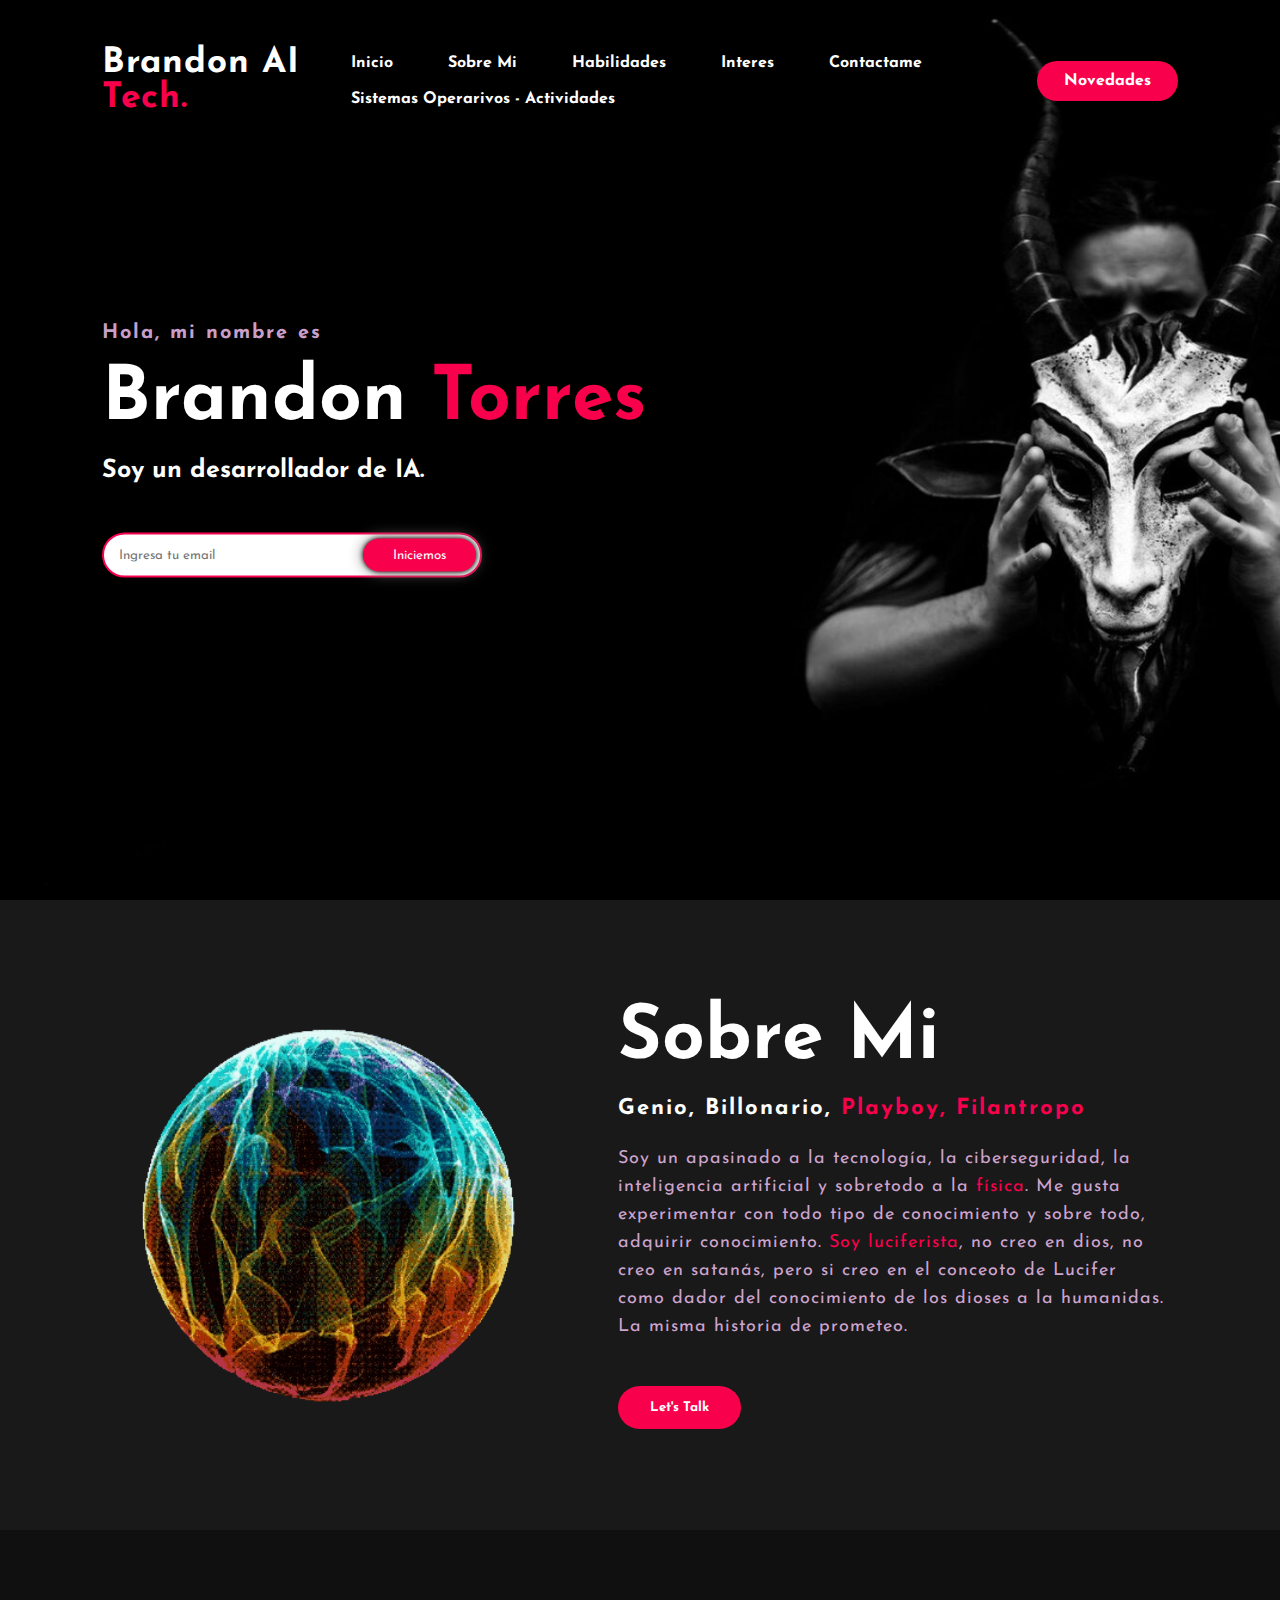
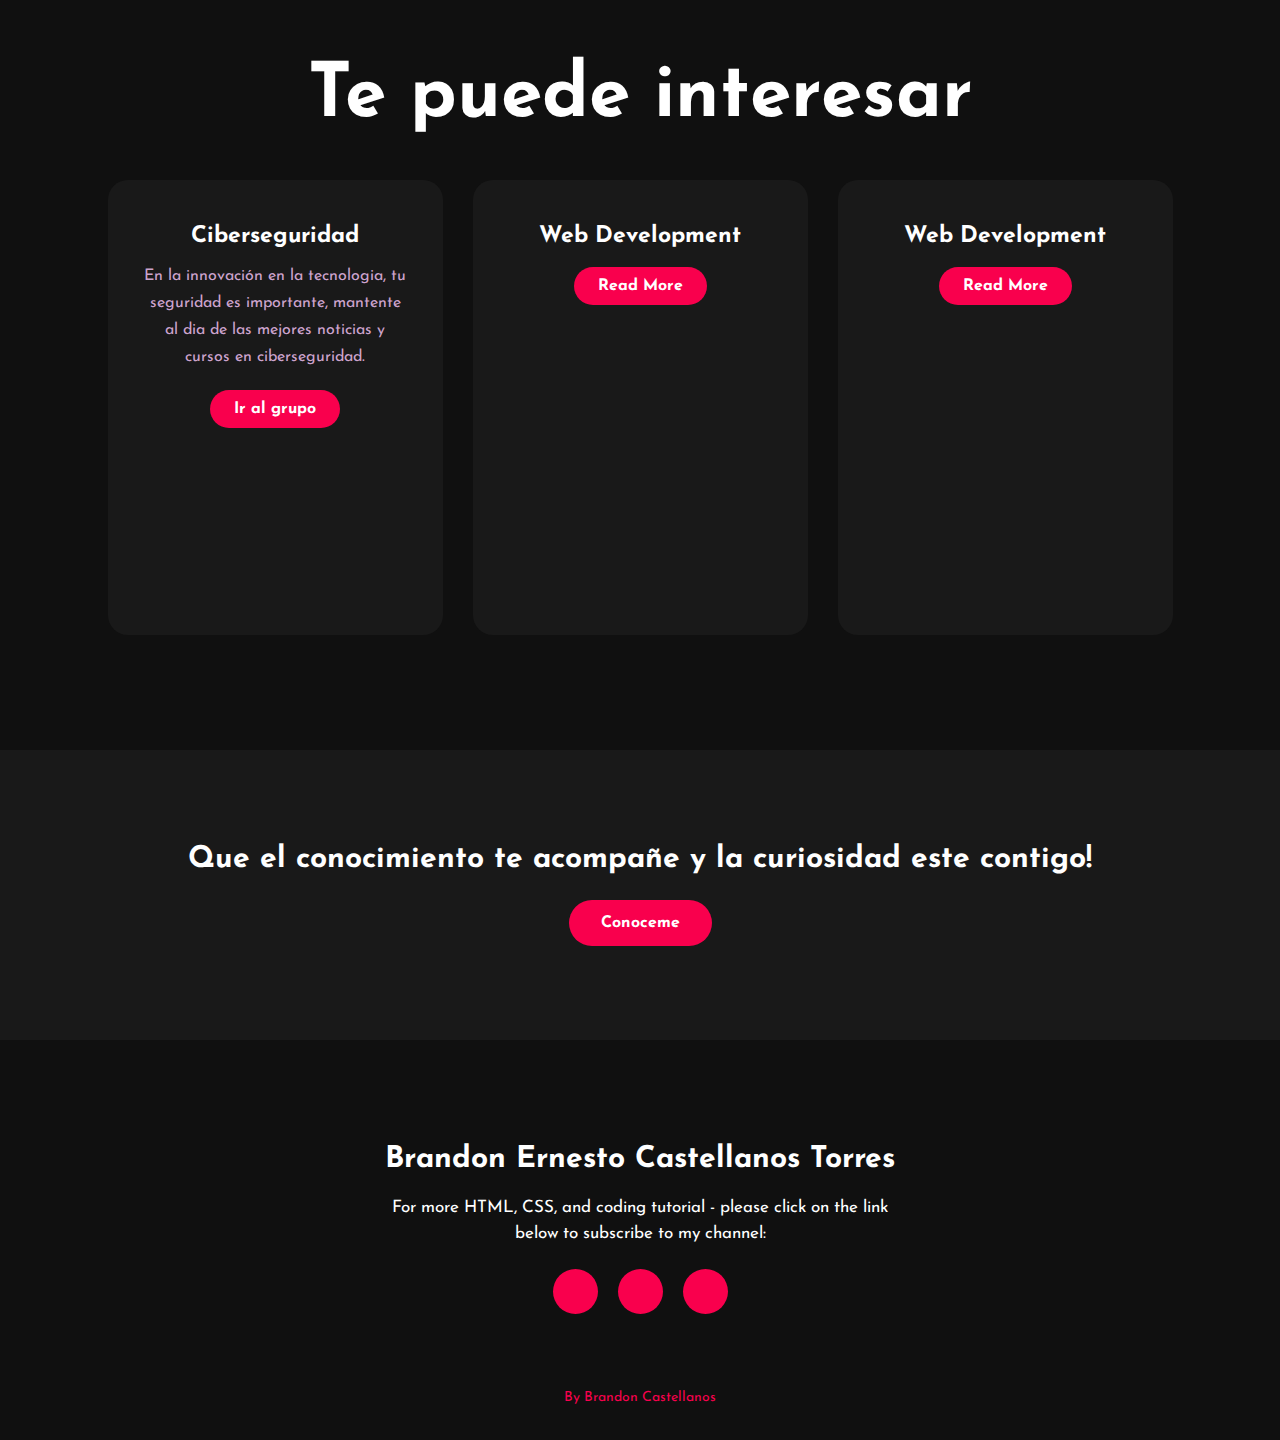
<file: index.html>
<!DOCTYPE html>
<html>
<head>
	<title>Website</title>
	<link rel="stylesheet" type="text/css" href="css/style.css">

	<link rel="preconnect" href="https://fonts.gstatic.com">
  <link href="https://fonts.googleapis.com/css2?family=Josefin+Sans:ital,wght@0,100;0,200;0,300;0,400;0,500;0,600;0,700;1,100;1,200;1,300;1,400;1,500;1,600;1,700&display=swap" rel="stylesheet">

  <link rel="stylesheet" href="https://cdnjs.cloudflare.com/ajax/libs/font-awesome/5.15.3/css/all.min.css" integrity="sha512-iBBXm8fW90+nuLcSKlbmrPcLa0OT92xO1BIsZ+ywDWZCvqsWgccV3gFoRBv0z+8dLJgyAHIhR35VZc2oM/gI1w==" crossorigin="anonymous" referrerpolicy="no-referrer" />

</head>
<body>
	<!----hero Section start---->

	<div class="hero">
		<nav>
			<h2 class="logo">Brandon AI<span> Tech.</span></h2>
			<ul>
				<li><a href="#">Inicio</a></li>
				<li><a href="#">Sobre mi</a></li>
				<li><a href="#">Habilidades</a></li>
				<li><a href="#">Interes</a></li>
				<li><a href="#">Contactame</a></li>
				<li><a href="sistemasoperativos.html">Sistemas Operarivos - Actividades</a></li>
			</ul>
			<a href="crudserver.php" class="btn">Novedades</a>
		</nav>

		<div class="content">
			<h4>Hola, mi nombre es</h4>
			<h1>Brandon <span>Torres</span></h1>
			<h3>Soy un desarrollador de IA.</h3>
			<div class="newslatter">
				<form>
					<input type="email" name="email" id="mail" placeholder="Ingresa tu email">
					<input type="submit" name="submit" value="Iniciemos">
				</form>
			</div>
		</div>
	</div>

	<!----About section start---->
	<section class="about">
		<div class="main">
			<img src="img/plasmaball.gif">
			<div class="about-text">
				<h2>Sobre Mi</h2>
				<h5>Genio, Billonario,  <span>Playboy, Filantropo</span></h5>
				<p>Soy un apasinado a la tecnología, la ciberseguridad, la inteligencia artificial y 
					sobretodo a la <span>física</span>. Me gusta experimentar con todo tipo de conocimiento
					y sobre todo, adquirir conocimiento.
					<span>Soy luciferista</span>, no creo en dios, no creo en satanás, pero si creo en el conceoto
					de Lucifer como dador del conocimiento de los dioses a la humanidas. La misma historia de prometeo.
				</p>
				<button type="button">Let's Talk</button>
			</div>
		</div>
	</section>

	<!-----service section start----------->
	<div class="service">
		<div class="title">
			<h2>Te puede interesar</h2>
		</div>

		<div class="box">
			<div class="card">
				<i class="fas fa-bars"></i>
				<h5>Ciberseguridad</h5>
				<div class="pra">
					<p>En la innovación en la tecnologia, tu seguridad es importante, mantente al dia de las mejores noticias y cursos en ciberseguridad.</p>
					<p style="text-align: center;">
						<a class="button" href="https://www.facebook.com/groups/940421102652626">Ir al grupo</a>
					</p>
				</div>
			</div>

			<div class="card">
				<i class="far fa-user"></i>
				<h5>Web Development</h5>
				<div class="pra">
					<p><p style="text-align: center;">
						<a class="button" href="#">Read More</a>
					</p>
				</div>
			</div>

			<div class="card">
				<i class="far fa-bell"></i>
				<h5>Web Development</h5>
				<div class="pra">
					<p><p style="text-align: center;">
						<a class="button" href="#">Read More</a>
					</p>
				</div>
			</div>
		</div>
	</div>

	<!------Contact Me------>
	<div class="contact-me">
		<p>Que el conocimiento te acompañe y la curiosidad este contigo!</p>
		<a class="button-two" href="#">Conoceme</a>
	</div>

	<!------footer start--------->
	<footer>
		<p>Brandon Ernesto Castellanos Torres</p>
		<p>For more HTML, CSS, and coding tutorial - please click on the link below to subscribe to my channel:</p>
		<div class="social">
			<a href="https://www.facebook.com/groups/940421102652626"><i class="fab fa-facebook-f"></i></a>
			<a href="#"><i class="fab fa-instagram"></i></a>
			<a href="https://github.com/BrandonCasT"><i class="fa-brands fa-github"></i></a>
		</div>
		<p class="end">By Brandon Castellanos</p>
	</footer>
</body>
</html>
</file>
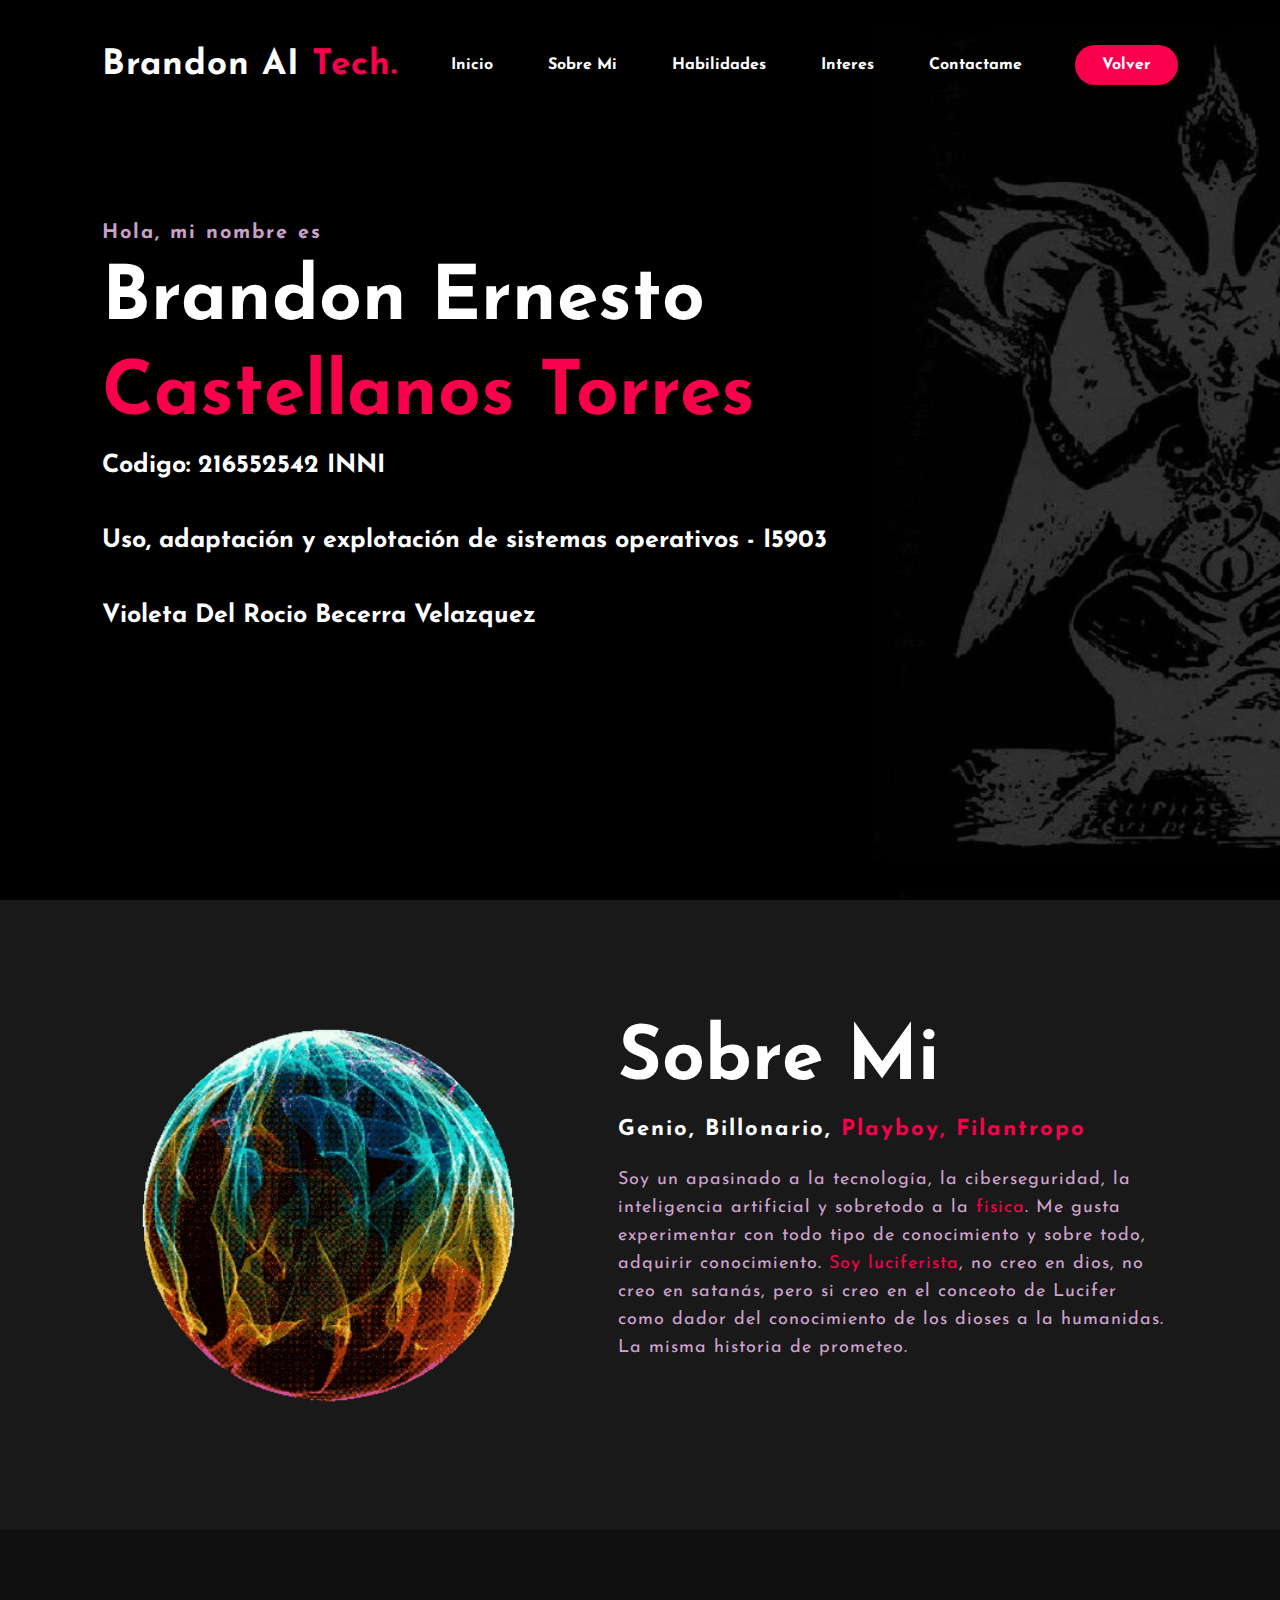
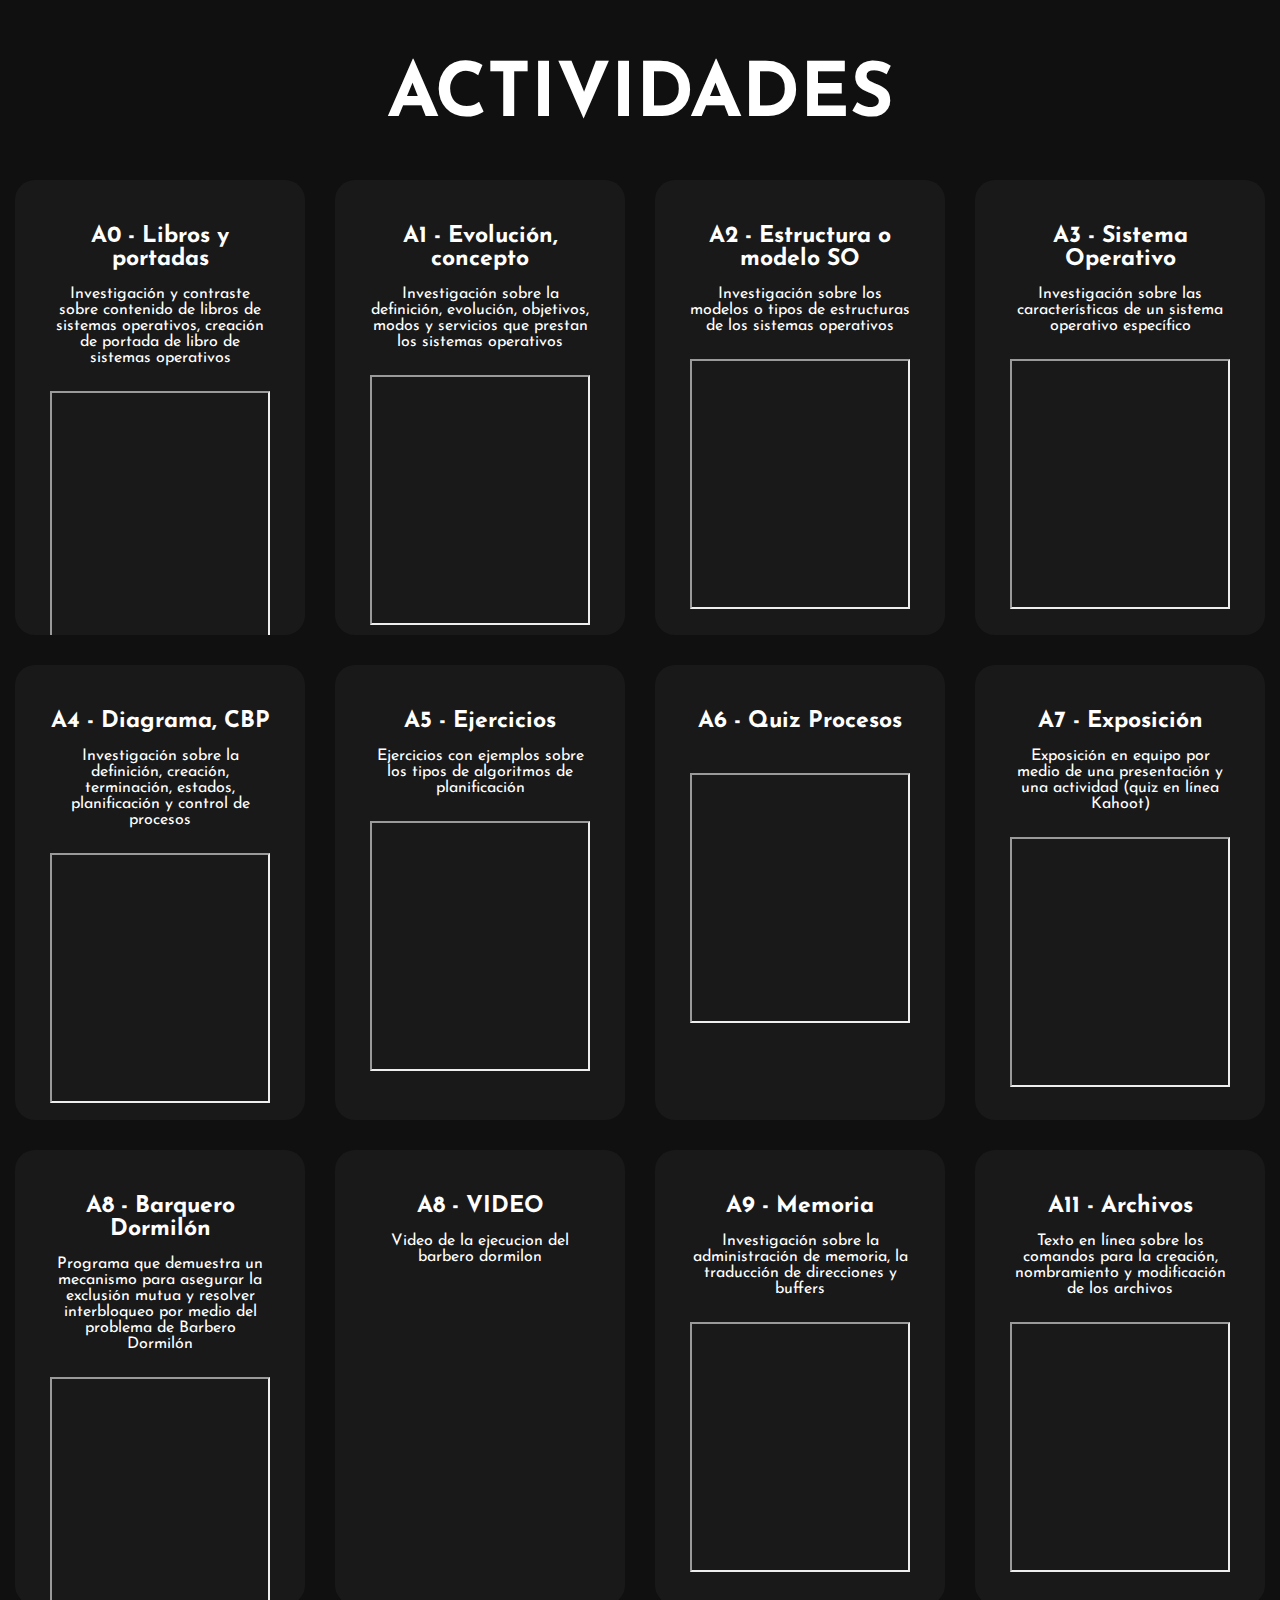
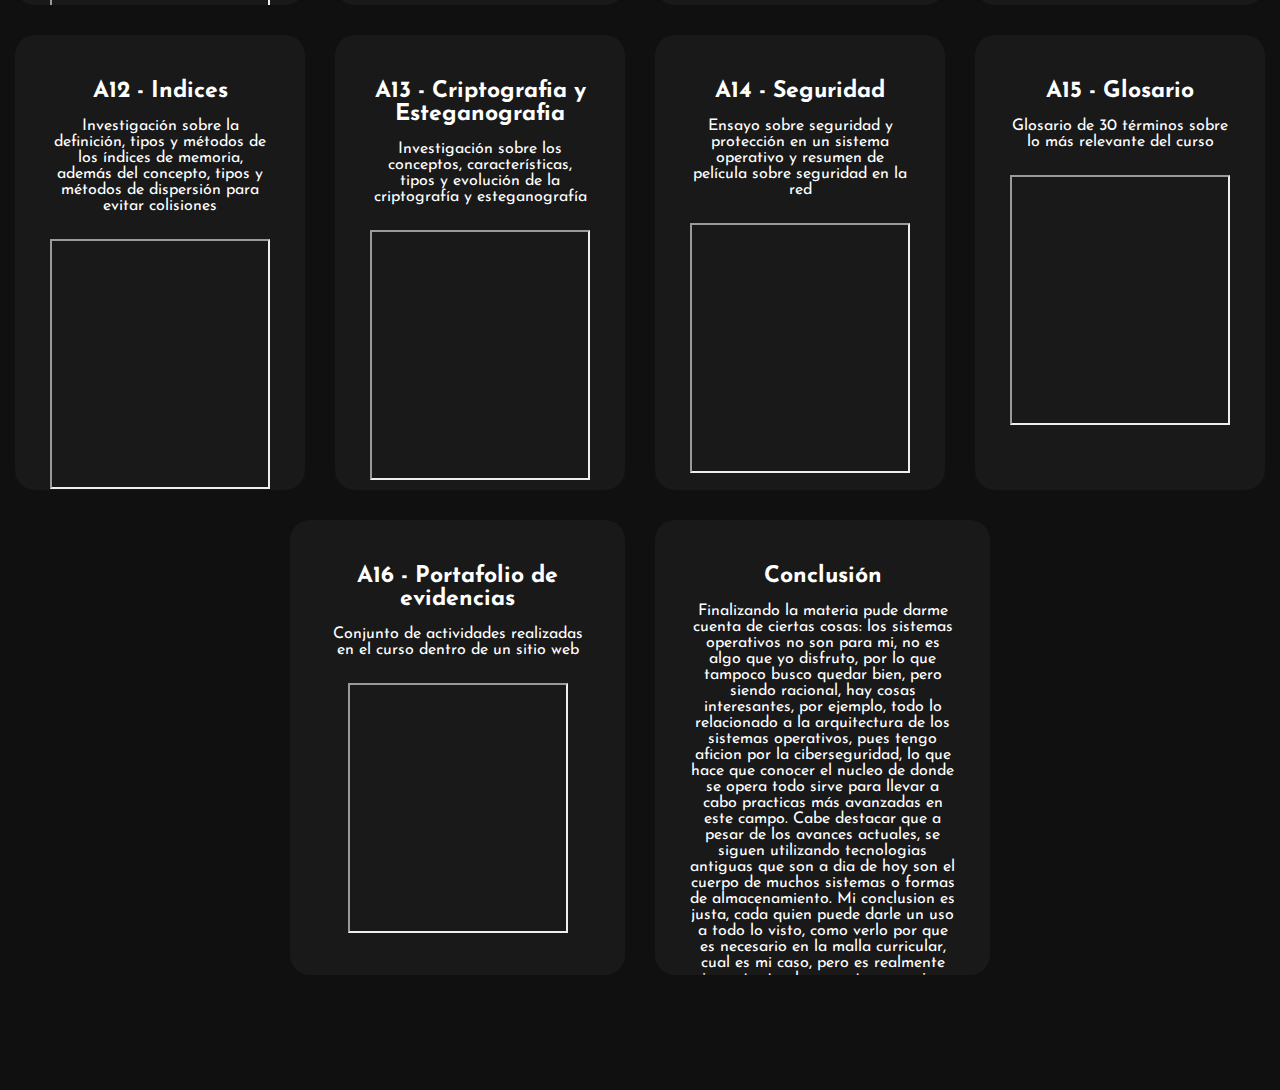
<file: sistemasoperativos.html>
<!DOCTYPE html>
<html>
<head>
	<title>Sistemas Operarivos</title>
	<link rel="stylesheet" type="text/css" href="css/style.css">

	<link rel="preconnect" href="https://fonts.gstatic.com">
  <link href="https://fonts.googleapis.com/css2?family=Josefin+Sans:ital,wght@0,100;0,200;0,300;0,400;0,500;0,600;0,700;1,100;1,200;1,300;1,400;1,500;1,600;1,700&display=swap" rel="stylesheet">

  <link rel="stylesheet" href="https://cdnjs.cloudflare.com/ajax/libs/font-awesome/5.15.3/css/all.min.css" integrity="sha512-iBBXm8fW90+nuLcSKlbmrPcLa0OT92xO1BIsZ+ywDWZCvqsWgccV3gFoRBv0z+8dLJgyAHIhR35VZc2oM/gI1w==" crossorigin="anonymous" referrerpolicy="no-referrer" />

</head>
<body>
	<!----hero Section start---->

	<div class="hero_upt">
		<nav>
			<h2 class="logo">Brandon AI<span> Tech.</span></h2>
			<ul>
				<li><a href="#">Inicio</a></li>
				<li><a href="#">Sobre mi</a></li>
				<li><a href="#">Habilidades</a></li>
				<li><a href="#">Interes</a></li>
				<li><a href="#">Contactame</a></li>
			</ul>
			<a href="index.html" class="btn">Volver</a>
		</nav>

		<div class="content">
			<h4>Hola, mi nombre es</h4>
			<h1>Brandon Ernesto</h1>
			<h1><span>Castellanos Torres</span></h1>
			<h3>Codigo: 216552542 INNI</h3>
			<h3>Uso, adaptación y explotación de sistemas operativos - I5903</h3>
			<h3>Violeta Del Rocio Becerra Velazquez</h3>
		</div>
	</div>

	<!----About section start---->
	<section class="about">
		<div class="main">
			<img src="img/plasmaball.gif">
			<div class="about-text">
				<h2>Sobre Mi</h2>
				<h5>Genio, Billonario,  <span>Playboy, Filantropo</span></h5>
				<p>Soy un apasinado a la tecnología, la ciberseguridad, la inteligencia artificial y 
					sobretodo a la <span>física</span>. Me gusta experimentar con todo tipo de conocimiento
					y sobre todo, adquirir conocimiento.
					<span>Soy luciferista</span>, no creo en dios, no creo en satanás, pero si creo en el conceoto
					de Lucifer como dador del conocimiento de los dioses a la humanidas. La misma historia de prometeo.
				</p>
			</div>
		</div>
	</section>

	<!-----activities section 1----------->
	<div class="service">
		<div class="title">
			<h2>ACTIVIDADES</h2>
		</div>

		<div class="box">
			<div class="card">
				<i class="far fa-bell"></i>
				<h5>A0 - Libros y portadas</h5>
				<p style="color:#FFFFFF"; >Investigación y contraste sobre contenido de libros de sistemas operativos, creación de portada de libro de sistemas operativos</p>
				<div class="pra">
                    <iframe src="https://drive.google.com/file/d/1kNPlm-HxNeoToQLg-iS0eg2FZIqAGC9a/preview" allow="autoplay"></iframe>
				</div>
			</div>

			<div class="card">
				<i class="far fa-bell"></i>
				<h5>A1 - Evolución, concepto</h5>
				<p style="color:#FFFFFF"; >Investigación sobre la definición, evolución, objetivos, modos y servicios que prestan los sistemas operativos</p>
				<div class="pra">
                    <iframe src="https://drive.google.com/file/d/1vR9Xw_7z7aDjwpH7aXFlZHsw4-x1NrcT/preview" allow="autoplay"></iframe>
				</div>
			</div>

            <div class="card">
				<i class="far fa-bell"></i>
				<h5>A2 - Estructura o modelo SO</h5>
				<p style="color:#FFFFFF"; >Investigación sobre los modelos o tipos de estructuras de los sistemas operativos</p>
				<div class="pra">
                    <iframe src="https://drive.google.com/file/d/1cA8T82b86Ck9Kbr2ZUZ9d4s9p_jX-4Wv/preview" allow="autoplay"></iframe>
				</div>
			</div>

			<div class="card">
				<i class="far fa-bell"></i>
				<h5>A3 - Sistema Operativo</h5>
				<p style="color:#FFFFFF"; >Investigación sobre las características de un sistema operativo específico</p>
				<div class="pra">
                    <iframe src="https://drive.google.com/file/d/19yAy3ql4-agi9der58HsW5HY6U5Hd2S8/preview" allow="autoplay"></iframe>
				</div>
			</div>
		</div>
        <!-----activities section 2----------->
        <div class="box">
			<div class="card">
				<i class="far fa-bell"></i>
				<h5>A4 - Diagrama, CBP</h5>
				<p style="color:#FFFFFF"; >Investigación sobre la definición, creación, terminación, estados, planificación y control de procesos</p>
				<div class="pra">
                    <iframe src="https://drive.google.com/file/d/1mH9hxy6uPTlwUrkS97eiWy4OjWYVm-8m/preview" allow="autoplay"></iframe>
				</div>
			</div>

			<div class="card">
				<i class="far fa-bell"></i>
				<h5>A5 - Ejercicios</h5>
				<p style="color:#FFFFFF"; >Ejercicios con ejemplos sobre los tipos de algoritmos de planificación</p>
				<div class="pra">
                    <iframe src="https://drive.google.com/file/d/1mZ00clXI4Uo5xpeDEynL98DEfcVlU2H3/preview" allow="autoplay"></iframe>
				</div>
			</div>

            <div class="card">
				<i class="far fa-bell"></i>
				<h5>A6 - Quiz Procesos</h5>
				<p style="color:#FFFFFF"; ></p>
				<div class="pra">
                    <iframe src="" allow="autoplay"></iframe>
				</div>
			</div>

			<div class="card">
				<i class="far fa-bell"></i>
				<h5>A7 - Exposición</h5>
				<p style="color:#FFFFFF"; >Exposición en equipo por medio de una presentación y una actividad (quiz en línea Kahoot)</p>
				<div class="pra">
                    <iframe src="https://drive.google.com/file/d/1oFgwFjV4V_WoP0oR3TmrSabhaFIWe1j1/preview" allow="autoplay"></iframe>
				</div>
			</div>
		</div>
        <!-----activities section 3----------->
        <div class="box">
			<div class="card">
				<i class="far fa-bell"></i>
				<h5>A8 - Barquero Dormilón</h5>
				<p style="color:#FFFFFF"; >Programa que demuestra un mecanismo para asegurar la exclusión mutua y resolver interbloqueo por medio del problema de Barbero Dormilón</p>
				<div class="pra">
                    <iframe src="https://drive.google.com/file/d/1EfxmF5y2cTOQHVSzGW1nodMUA2wxRuN5/preview" allow="autoplay"></iframe>
				</div>
			</div>

			<div class="card">
				<i class="far fa-bell"></i>
				<h5>A8 - VIDEO</h5>
				<p style="color:#FFFFFF"; >Video de la ejecucion del barbero dormilon</p>
				<div class="pra">
                    <iframe width="560" height="315" src="https://www.youtube.com/embed/xrLUqh9QHIw" frameborder="0" allow="accelerometer; autoplay; clipboard-write; encrypted-media; gyroscope; picture-in-picture" allowfullscreen></iframe>
				</div>
			</div>

			<div class="card">
				<i class="far fa-bell"></i>
				<h5>A9 - Memoria</h5>
				<p style="color:#FFFFFF"; >Investigación sobre la administración de memoria, la traducción de direcciones y buffers</p>
				<div class="pra">
                    <iframe src="https://drive.google.com/file/d/1BK4Rqa1k3OWwjiQ-_pYTgCYtyZpKfLyi/preview" allow="autoplay"></iframe>
				</div>
			</div>

			<div class="card">
				<i class="far fa-bell"></i>
				<h5>A11 - Archivos</h5>
				<p style="color:#FFFFFF"; >Texto en línea sobre los comandos para la creación, nombramiento y modificación de los archivos</p>
				<div class="pra">
                    <iframe src="https://drive.google.com/file/d/1a8isrRSiPkrW5y2_S9lie6af6VQq3j34/preview" allow="autoplay"></iframe>
				</div>
			</div>
		</div>
        <!-----activities section 4----------->
        <div class="box">
			<div class="card">
				<i class="far fa-bell"></i>
				<h5>A12 - Indices</h5>
				<p style="color:#FFFFFF"; >Investigación sobre la definición, tipos y métodos de los índices de memoria, además del concepto, tipos y métodos de dispersión para evitar colisiones</p>
				<div class="pra">
                    <iframe src="https://drive.google.com/file/d/1L-OiN0shio_u5RLPYAFkXbdbkZiTPFA0/preview" allow="autoplay"></iframe>
				</div>
			</div>

			<div class="card">
				<i class="far fa-bell"></i>
				<h5>A13 - Criptografia y Esteganografia</h5>
				<p style="color:#FFFFFF"; >Investigación sobre los conceptos, características, tipos y evolución de la criptografía y esteganografía</p>
				<div class="pra">
                    <iframe src="https://drive.google.com/file/d/1hqmbxnOS1S7d_t0LHQkIzYeDFuUTjtqg/preview" allow="autoplay"></iframe>
				</div>
			</div>

            <div class="card">
				<i class="far fa-bell"></i>
				<h5>A14 - Seguridad</h5>
				<p style="color:#FFFFFF"; >Ensayo sobre seguridad y protección en un sistema operativo y resumen de película sobre seguridad en la red</p>
				<div class="pra">
                    <iframe src="https://drive.google.com/file/d/1_jvliQhOT6ejIEcrrLZihrn27M4xw3pf/preview" allow="autoplay"></iframe>
				</div>
			</div>

			<div class="card">
				<i class="far fa-bell"></i>
				<h5>A15 - Glosario</h5>
				<p style="color:#FFFFFF"; >Glosario de 30 términos sobre lo más relevante del curso</p>
				<div class="pra">
                    <iframe src="https://drive.google.com/file/d/1VVLATcH7rUrD2Ohh7m5Ujm5hEYhZdLyq/preview" allow="autoplay"></iframe>
				</div>
			</div>
		</div>
		<!-----activities section 5----------->
        <div class="box">
			<div class="card">
				<i class="far fa-bell"></i>
				<h5>A16 - Portafolio de evidencias</h5>
				<p style="color:#FFFFFF"; >Conjunto de actividades realizadas en el curso dentro de un sitio web</p>
				<div class="pra">
                    <iframe src="https://drive.google.com/file/d/1vpdd6nG9woVRCTrN9kmSQB3PLa_4OdAO/preview" allow="autoplay"></iframe>
				</div>
			</div>
			<div class="card">
				<i class="far fa-bell"></i>
				<h5>Conclusión</h5>
				<p style="color:#FFFFFF"; >Finalizando la materia pude darme cuenta de ciertas cosas: los sistemas operativos no son para mi, no es algo que yo
					disfruto, por lo que tampoco busco quedar bien, pero siendo racional, hay cosas interesantes,
					por ejemplo, todo lo relacionado a la arquitectura de los sistemas operativos, pues tengo aficion por la ciberseguridad, lo que hace que conocer el nucleo de donde se opera todo sirve
					para llevar a cabo practicas más avanzadas en este campo. Cabe destacar que a pesar de los avances actuales, se siguen utilizando tecnologias 
					antiguas que son a dia de hoy son el cuerpo de muchos sistemas o formas de almacenamiento.
					Mi conclusion es justa, cada quien puede darle un uso a todo lo visto, como verlo por que es necesario en la malla 
					curricular, cual es mi caso, pero es realmente importante al menos tener nocion sobre todo lo visto.</p>
			</div>
		</div>
	</div>
</body>
</html>
</file>
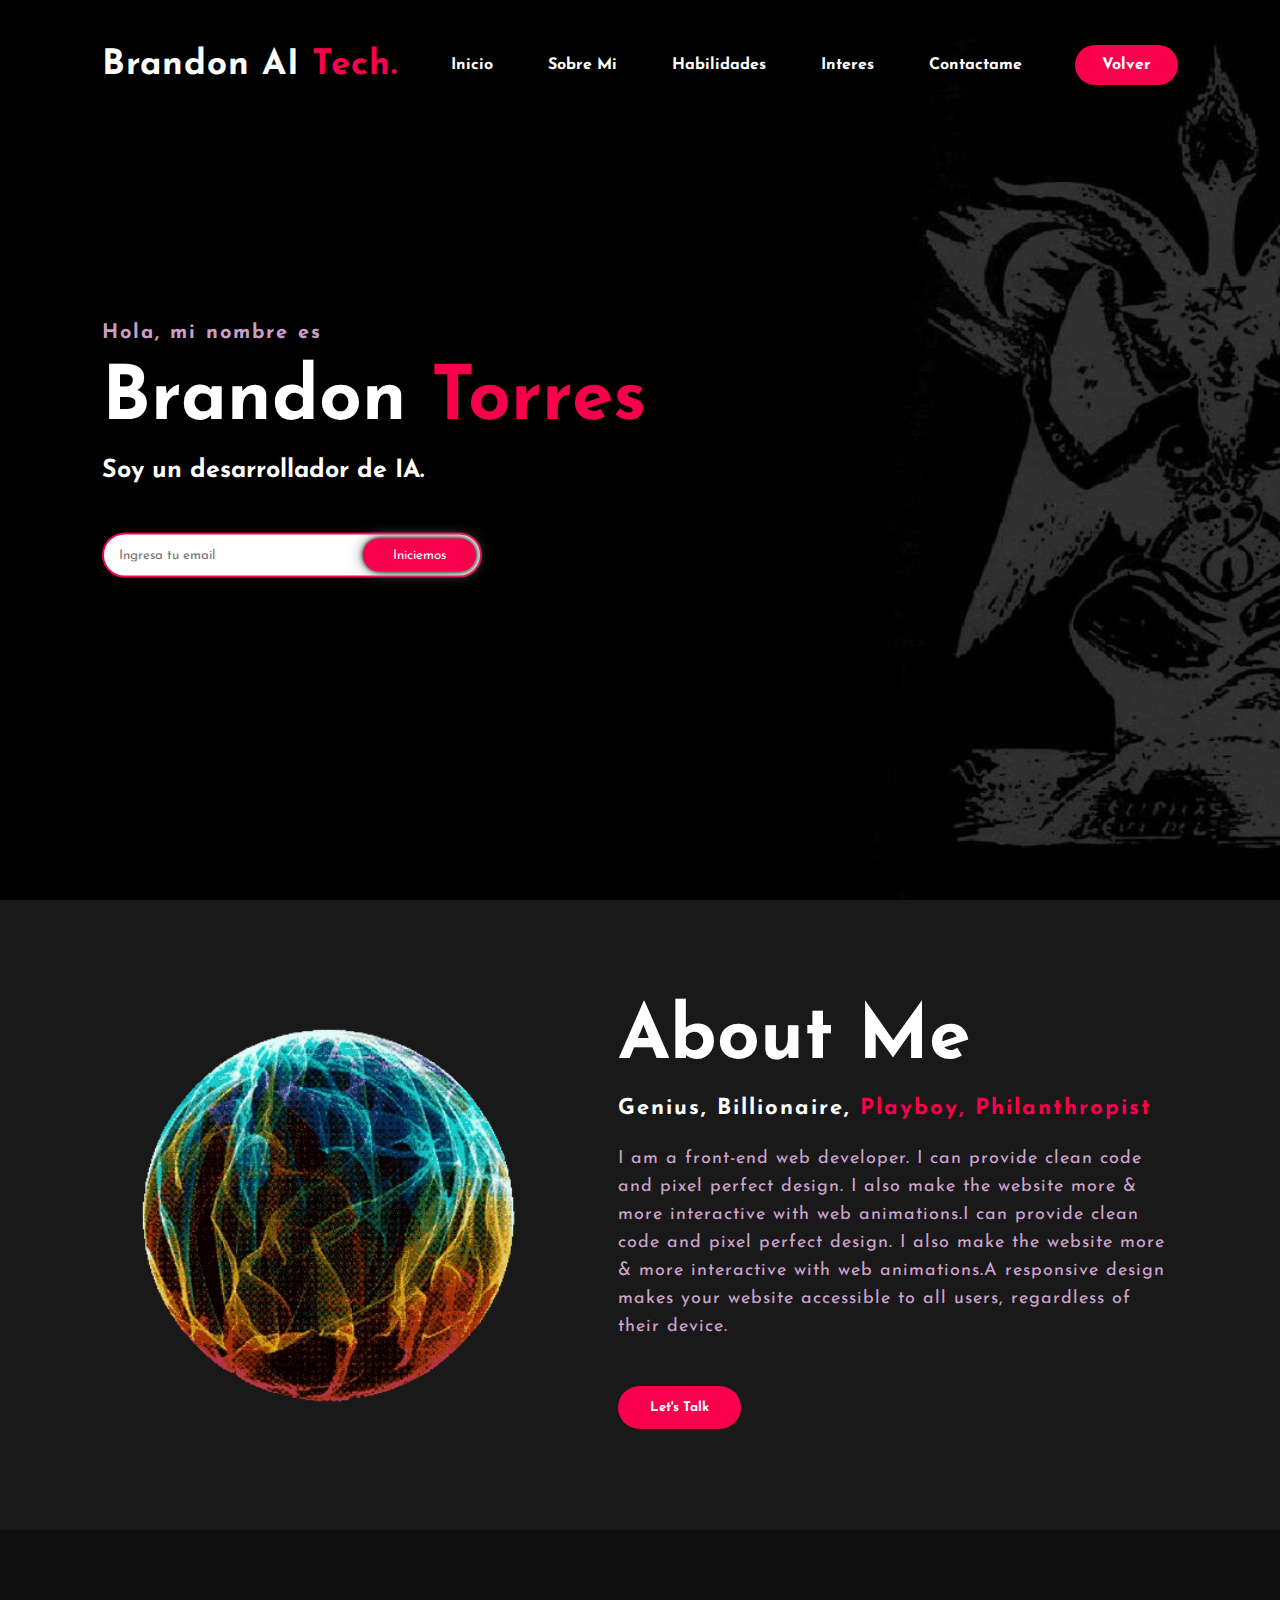
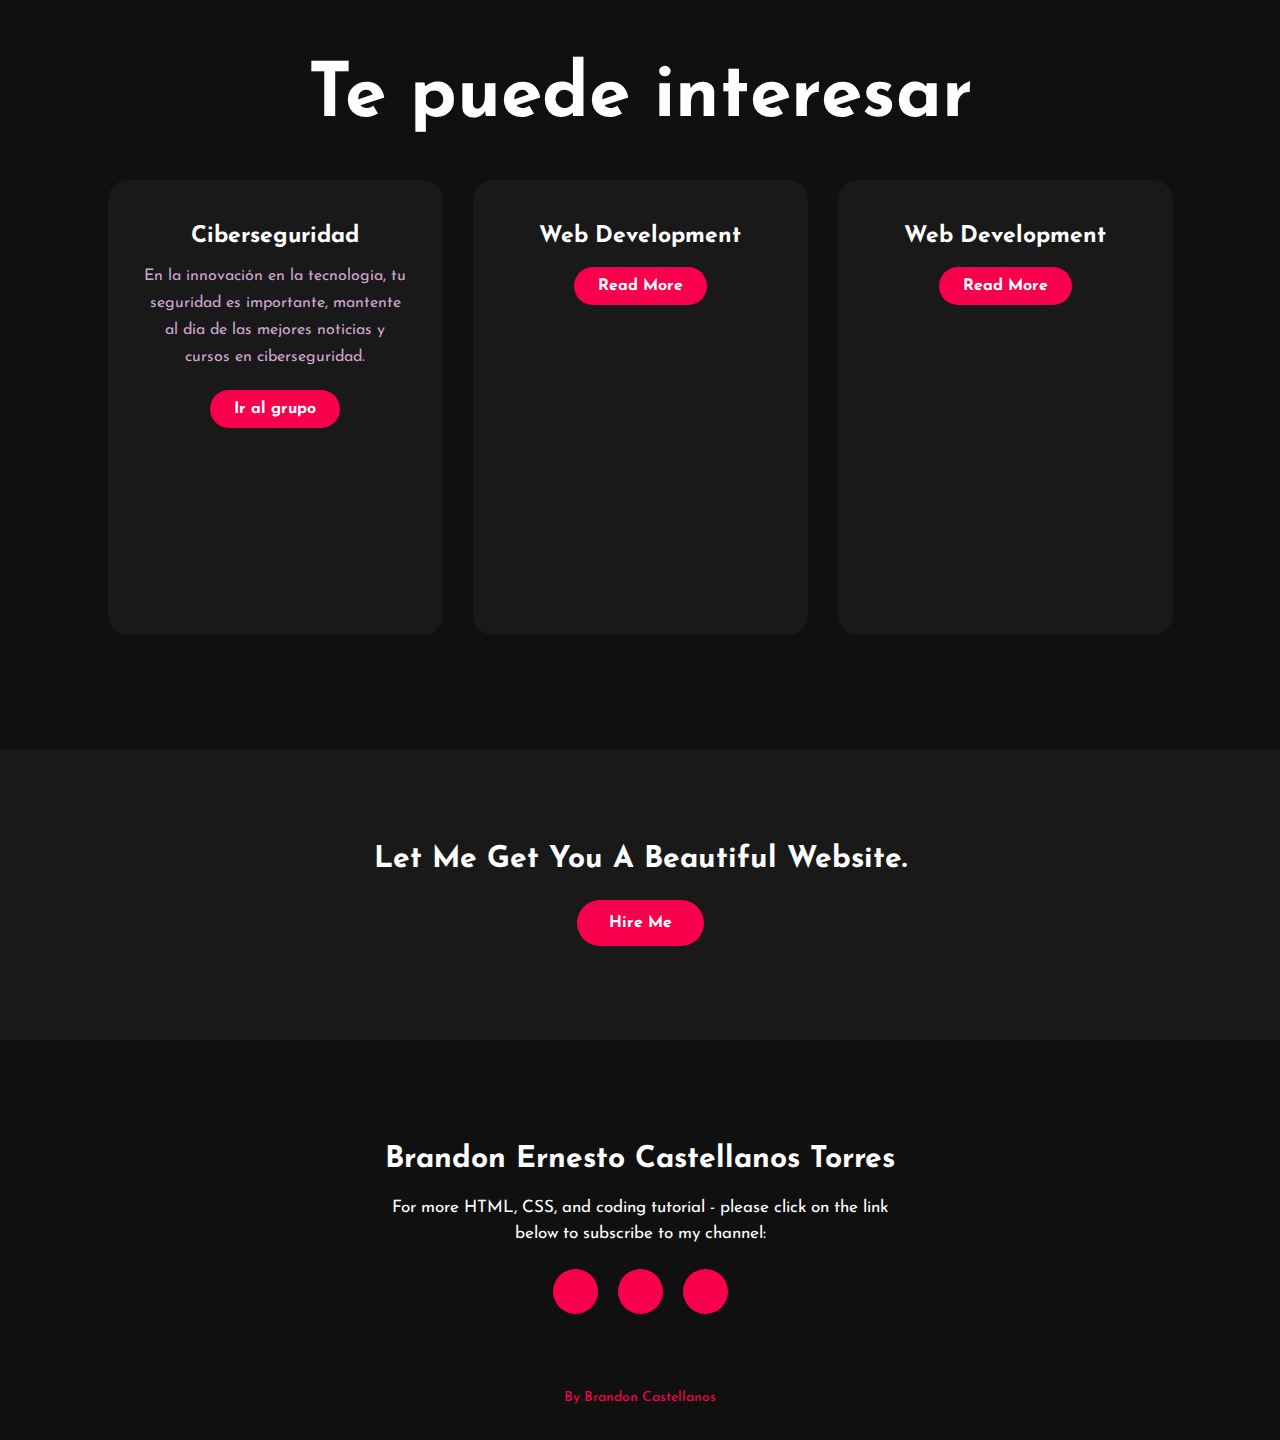
<file: updates.html>
<!DOCTYPE html>
<html>
<head>
	<title>Website</title>
	<link rel="stylesheet" type="text/css" href="css/style.css">

	<link rel="preconnect" href="https://fonts.gstatic.com">
  <link href="https://fonts.googleapis.com/css2?family=Josefin+Sans:ital,wght@0,100;0,200;0,300;0,400;0,500;0,600;0,700;1,100;1,200;1,300;1,400;1,500;1,600;1,700&display=swap" rel="stylesheet">

  <link rel="stylesheet" href="https://cdnjs.cloudflare.com/ajax/libs/font-awesome/5.15.3/css/all.min.css" integrity="sha512-iBBXm8fW90+nuLcSKlbmrPcLa0OT92xO1BIsZ+ywDWZCvqsWgccV3gFoRBv0z+8dLJgyAHIhR35VZc2oM/gI1w==" crossorigin="anonymous" referrerpolicy="no-referrer" />

</head>
<body>
	<!----hero Section start---->

	<div class="hero_upt">
		<nav>
			<h2 class="logo">Brandon AI<span> Tech.</span></h2>
			<ul>
				<li><a href="#">Inicio</a></li>
				<li><a href="#">Sobre mi</a></li>
				<li><a href="#">Habilidades</a></li>
				<li><a href="#">Interes</a></li>
				<li><a href="#">Contactame</a></li>
			</ul>
			<a href="index.html" class="btn">Volver</a>
		</nav>

		<div class="content">
			<h4>Hola, mi nombre es</h4>
			<h1>Brandon <span>Torres</span></h1>
			<h3>Soy un desarrollador de IA.</h3>
			<div class="newslatter">
				<form>
					<input type="email" name="email" id="mail" placeholder="Ingresa tu email">
					<input type="submit" name="submit" value="Iniciemos">
				</form>
			</div>
		</div>
	</div>

	<!----About section start---->
	<section class="about">
		<div class="main">
			<img src="img/plasmaball.gif">
			<div class="about-text">
				<h2>About Me</h2>
				<h5>Genius, billionaire,  <span>playboy, philanthropist</span></h5>
				<p>I am a front-end web developer. I can provide clean code and pixel perfect design. I also make the website more & more interactive with web animations.I can provide clean code and pixel perfect design. I also make the website more & more interactive with web animations.A responsive design makes your website accessible to all users, regardless of their device.</p>
				<button type="button">Let's Talk</button>
			</div>
		</div>
	</section>

	<!-----service section start----------->
	<div class="service">
		<div class="title">
			<h2>Te puede interesar</h2>
		</div>

		<div class="box">
			<div class="card">
				<i class="fas fa-bars"></i>
				<h5>Ciberseguridad</h5>
				<div class="pra">
					<p>En la innovación en la tecnologia, tu seguridad es importante, mantente al dia de las mejores noticias y cursos en ciberseguridad.</p>
					<p style="text-align: center;">
						<a class="button" href="https://www.facebook.com/groups/940421102652626">Ir al grupo</a>
					</p>
				</div>
			</div>

			<div class="card">
				<i class="far fa-user"></i>
				<h5>Web Development</h5>
				<div class="pra">
					<p><p style="text-align: center;">
						<a class="button" href="#">Read More</a>
					</p>
				</div>
			</div>

			<div class="card">
				<i class="far fa-bell"></i>
				<h5>Web Development</h5>
				<div class="pra">
					<p><p style="text-align: center;">
						<a class="button" href="#">Read More</a>
					</p>
				</div>
			</div>
		</div>
	</div>

	<!------Contact Me------>
	<div class="contact-me">
		<p>Let Me Get You A Beautiful Website.</p>
		<a class="button-two" href="#">Hire Me</a>
	</div>

	<!------footer start--------->
	<footer>
		<p>Brandon Ernesto Castellanos Torres</p>
		<p>For more HTML, CSS, and coding tutorial - please click on the link below to subscribe to my channel:</p>
		<div class="social">
			<a href="https://www.facebook.com/groups/940421102652626"><i class="fab fa-facebook-f"></i></a>
			<a href="#"><i class="fab fa-instagram"></i></a>
			<a href="https://github.com/BrandonCasT"><i class="fa-brands fa-github-square"></i></a>
		</div>
		<p class="end">By Brandon Castellanos</p>
	</footer>
</body>
</html>
</file>
<file: css/style.css>
* {
	padding: 0;
	margin: 0;
	font-family: 'Josefin Sans', sans-serif;
	box-sizing: border-box;
}

.users-form form{
    display: flex;
    flex-direction: column;
    gap: 24px;
    width: 30%;
    margin: 20px auto;
    text-align: center;
}

.users-form form input{
    font-family: 'Segoe UI', sans-serif;
}

.users-form form input[type=text],
.users-form form input[type=password],
.users-form form input[type=email]{
    padding: 8px;
    border:2px solid #aaa;
    border-radius:4px;
    outline:none;
    transition:.3s;
}

.users-form form input[type=text]:focus,
.users-form form input[type=password]:focus,
.users-form form input[type=password]:focus{
    border-color:dodgerBlue;
    box-shadow:0 0 6px 0 dodgerBlue;
}

.users-form form input[type=submit]{
    border: none;
    padding: 12px 50px;
    text-decoration: none;
    transition-duration: 0.4s;
    cursor: pointer;
    border-radius: 5px;
    background-color: white; 
    color: black; 
    border: 2px solid #60a100;
}

.users-form form input[type=submit]:hover {
    background-color: #60a100;
    color: white;
}

.users-table table{
    border: 1px solid #ccc;
    border-collapse: collapse;
    margin: 0;
    padding: 0;
    width: 100%;
    table-layout: fixed;
}

table tr {
    background-color: #f8f8f8;
    border: 1px solid #ddd;
    padding: 4px;
}

table th{
    padding: 16px;
    text-align: center;
    font-size: .85em;
}

.users-table--edit{
    background: #009688;
    padding: 6px;
    color: #fff;
    text-align: center;
    font-weight: bold;
}
.users-table--delete{
    background: #b11e1e;
    padding: 6px;
    color: #fff;
    text-align: center;
    font-weight: bold;
}

.hero{
	height: 100vh;
	width: 100%;
	background-image: url(../img/backgroundalter.jpg);
	background-size: cover;
	background-position: center;
}
.hero_upt{
	height: 100vh;
	width: 100%;
	background-image: url(../img/background_upt.jpg);
	background-size: cover;
	background-position: center;
}
nav{
	display: flex;
	align-items: center;
	justify-content: space-between;
	padding-top: 45px;
	padding-left: 8%;
	padding-right: 8%;
}
.logo{
	color: white;
	font-size: 35px;
	letter-spacing: 1px;
	cursor: pointer;
}
span{
	color: #f9004d;
}
nav ul li{
	list-style-type: none;
	display: inline-block;
	padding: 10px  25px;
}
nav ul li a{
	color: white;
	text-decoration: none;
	font-weight: bold;
	text-transform: capitalize;
}
nav ul li a:hover{
	color: #f9004d;
	transition: .4s;
}
.btn{
	background-color:#f9004d;
	color: white;
	text-decoration: none;
	border: 2px solid transparent;
	font-weight: bold;
	padding: 10px 25px;
	border-radius: 30px;
	transition: transform .4s; 
}
.btn:hover{
	transform: scale(1.2);
}
.content{
	position: absolute;
	top: 50%;
	left:8%;
	transform: translateY(-50%);
}
h1{
	color: white;
	margin: 20px 0px 20px;
	font-size: 75px;
}
h3{
	color: white;
	font-size: 25px;
	margin-bottom: 50px;
}
h4{
	color: #fcfc;
	letter-spacing: 2px;
	font-size: 20px;
}
.newslatter form{
	width: 380px;
	max-width: 100%;
	position: relative;
}
.newslatter form input:first-child{
	display: inline-block;
	width: 100%;
	padding: 14px 130px 14px 15px;
	border: 2px solid #f9004d;
	outline: none;
	border-radius: 30px;
}
.newslatter form input:last-child{
	position: absolute;
	display: inline-block;
	outline: none;
	border: none;
	padding: 10px 30px;
	border-radius: 30px;
	background-color:#f9004d;
	color: white;
	box-shadow: 0px 0px 5px #000, 0px 0px 15px #858585;
	top: 6px;
	right: 6px; 
}

.about{
	width: 100%;
	padding: 100px 0px;
	background-color: #191919;
}
.about img{
	height: auto;
	width: 430px;
}
.about-text{
	width: 550px;
}
.main{
	width: 1130px;
	max-width: 95%;
	margin: 0 auto;
	display: flex;
	align-items: center;
	justify-content: space-around;
}
.about-text h2{
	color: white;
	font-size: 75px;
	text-transform: capitalize;
	margin-bottom: 20px;
}
.about-text h5{
	color: white;
	letter-spacing: 2px;
	font-size: 22px;
	margin-bottom: 25px;
	text-transform: capitalize;
}
.about-text p{
	color: #fcfc;
	letter-spacing: 1px;
	line-height: 28px;
	font-size: 18px;
	margin-bottom: 45px;
}
button{
	background-color:#f9004d;
	color: white;
	text-decoration: none;
	border: 2px solid transparent;
	font-weight: bold;
	padding: 13px 30px;
	border-radius: 30px;
	transition: .4s; 
}
button:hover{
	background-color: transparent;
	border: 2px solid #f9004d;
	cursor: pointer;
}

.service{
	background: #101010;
	width: 100%;
	padding: 100px 0px;
}
.title h2{
	color: white;
	font-size: 75px;
	width: 1130px;
	margin: 30px auto;
	text-align: center;
}
.box{
	display: flex;
	justify-content: center;
	align-items: center;
	min-height: 400px;
}
.card{
	height: 455px;
	width: 335px;
	padding: 20px 35px;
	background: #191919;
	border-radius: 20px;
	margin: 15px;
	position: relative;
	overflow: hidden;
	text-align: center;
}
.card i{
	font-size: 30px;
	display: block;
	text-align: center;
	margin: 25px 0px;
	color: #f9004d;

}
.card iframe{
	margin: 25px 0px;
	height: 250px;
	width: 220px;
}
h5{
	color: white;
	font-size: 23px;
	margin-bottom: 15px;
}
.pra p{
	color: #fcfc;
	font-size: 16px;
	line-height: 27px;
	margin-bottom: 25px;
}
.card .button{
	background-color:#f9004d;
	color: white;
	text-decoration: none;
	border: 2px solid transparent;
	font-weight: bold;
	padding: 9px 22px;
	border-radius: 30px;
	transition: .4s; 
}
.card .button:hover{
	background-color: transparent;
	border: 2px solid #f9004d;
	cursor: pointer;
}
.contact-me{
	width: 100%;
	height: 290px;
	background: #191919;
	display: flex;
	align-items: center;
	flex-direction: column;
	justify-content: center;
}
.contact-me p{
	color: white;
	font-size: 30px;
	font-weight: bold;
	margin-bottom: 25px;
}
.contact-me .button-two{
	background-color:#f9004d;
	color: white;
	text-decoration: none;
	border: 2px solid transparent;
	font-weight: bold;
	padding: 13px 30px;
	border-radius: 30px;
	transition: .4s; 
}
.contact-me .button-two:hover{
	background-color: transparent;
	border: 2px solid #f9004d;
	cursor: pointer;
}
footer{
	position: relative;
	width: 100%;
	height: 400px;
	background: #101010;
	display: flex;
	flex-direction: column;
	align-items: center;
	justify-content: center;
}
footer p:nth-child(1){
	font-size: 30px;
	color: white;
	margin-bottom: 20px;
	font-weight: bold;
}
footer p:nth-child(2){
	color: white;
	font-size: 17px;
	width: 500px;
	text-align: center;
	line-height: 26px;
}
.social{
	display: flex;
}
.social a{
	width: 45px;
	height: 45px;
	display: flex;
	align-items: center;
	justify-content: center;
	background:  #f9004d;
	border-radius: 50%;
	margin: 22px 10px;
	color: white;
	text-decoration: none;
	font-size: 20px;
}
.social a:hover{
	transform: scale(1.3);
	transition: .3s;
}
.end{
	position: absolute;
	color:#f9004d;
	bottom: 35px;
	font-size: 14px; 
}
</file>
